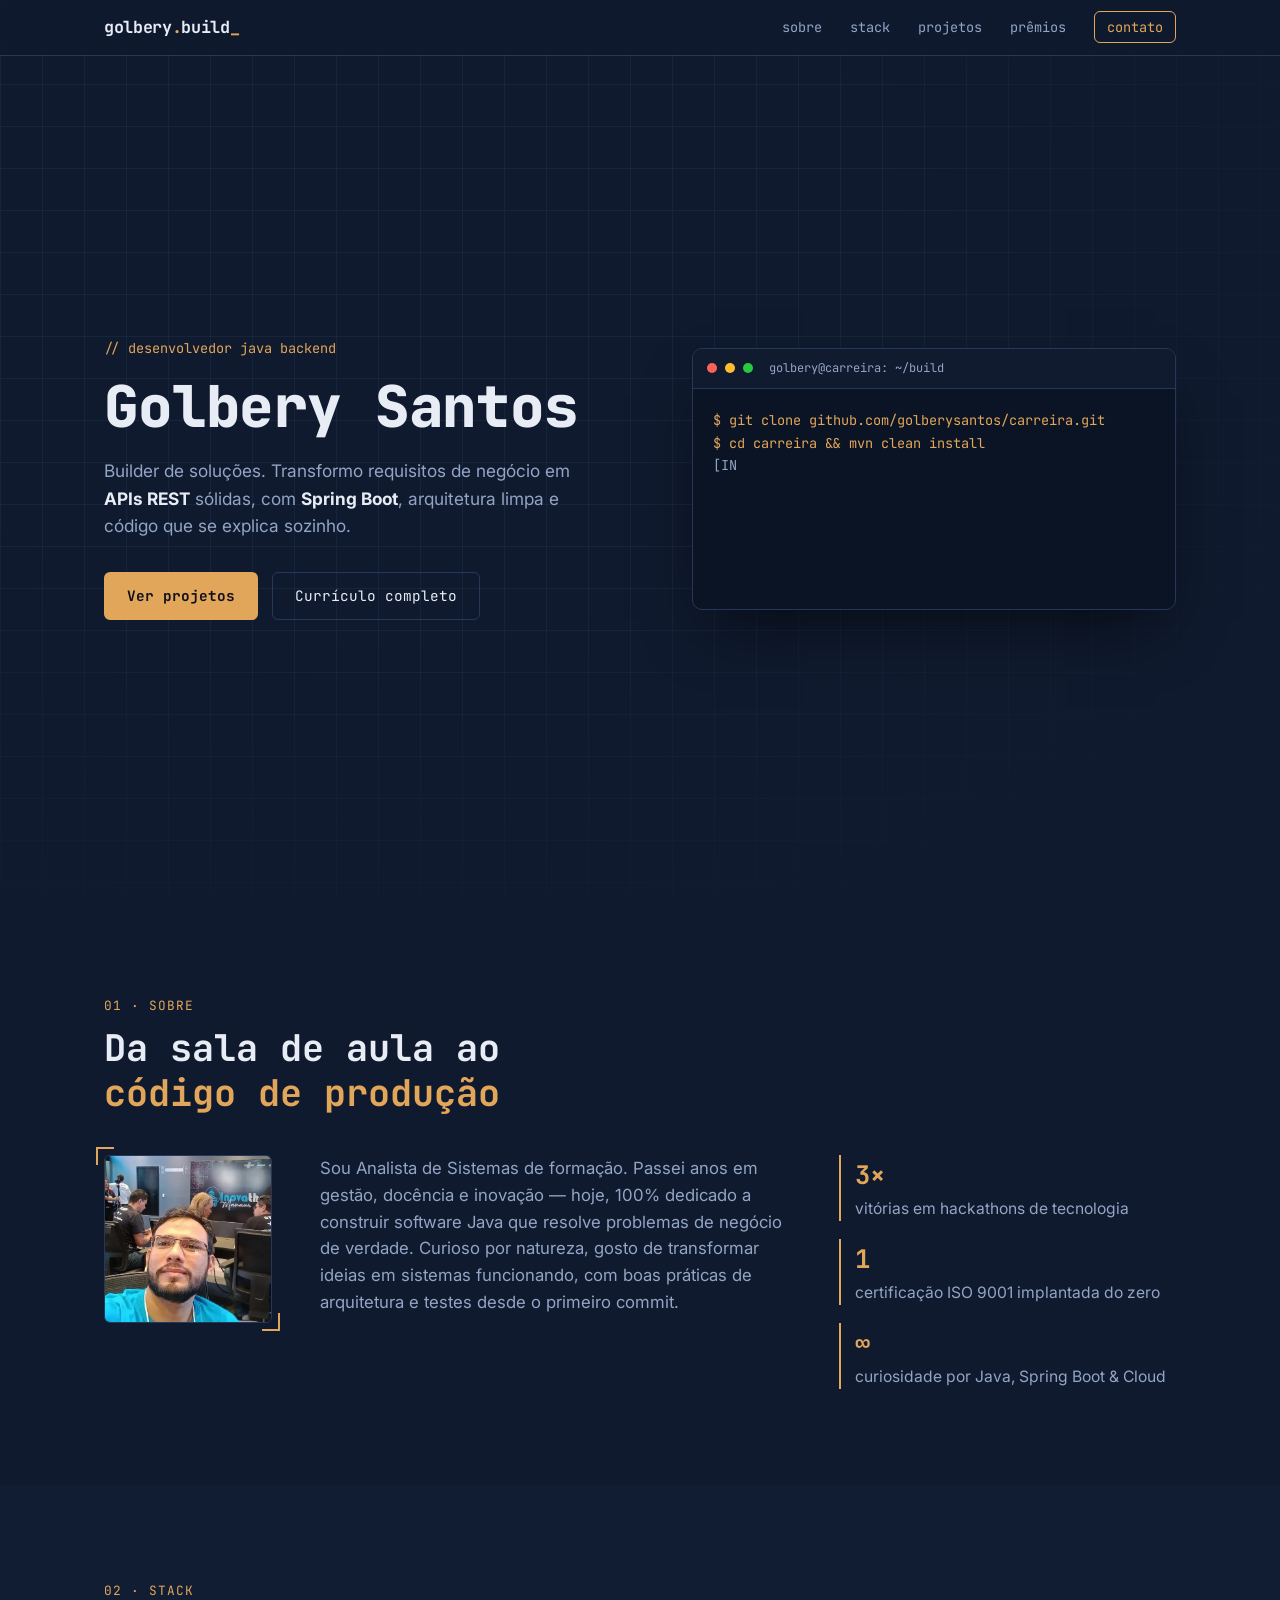
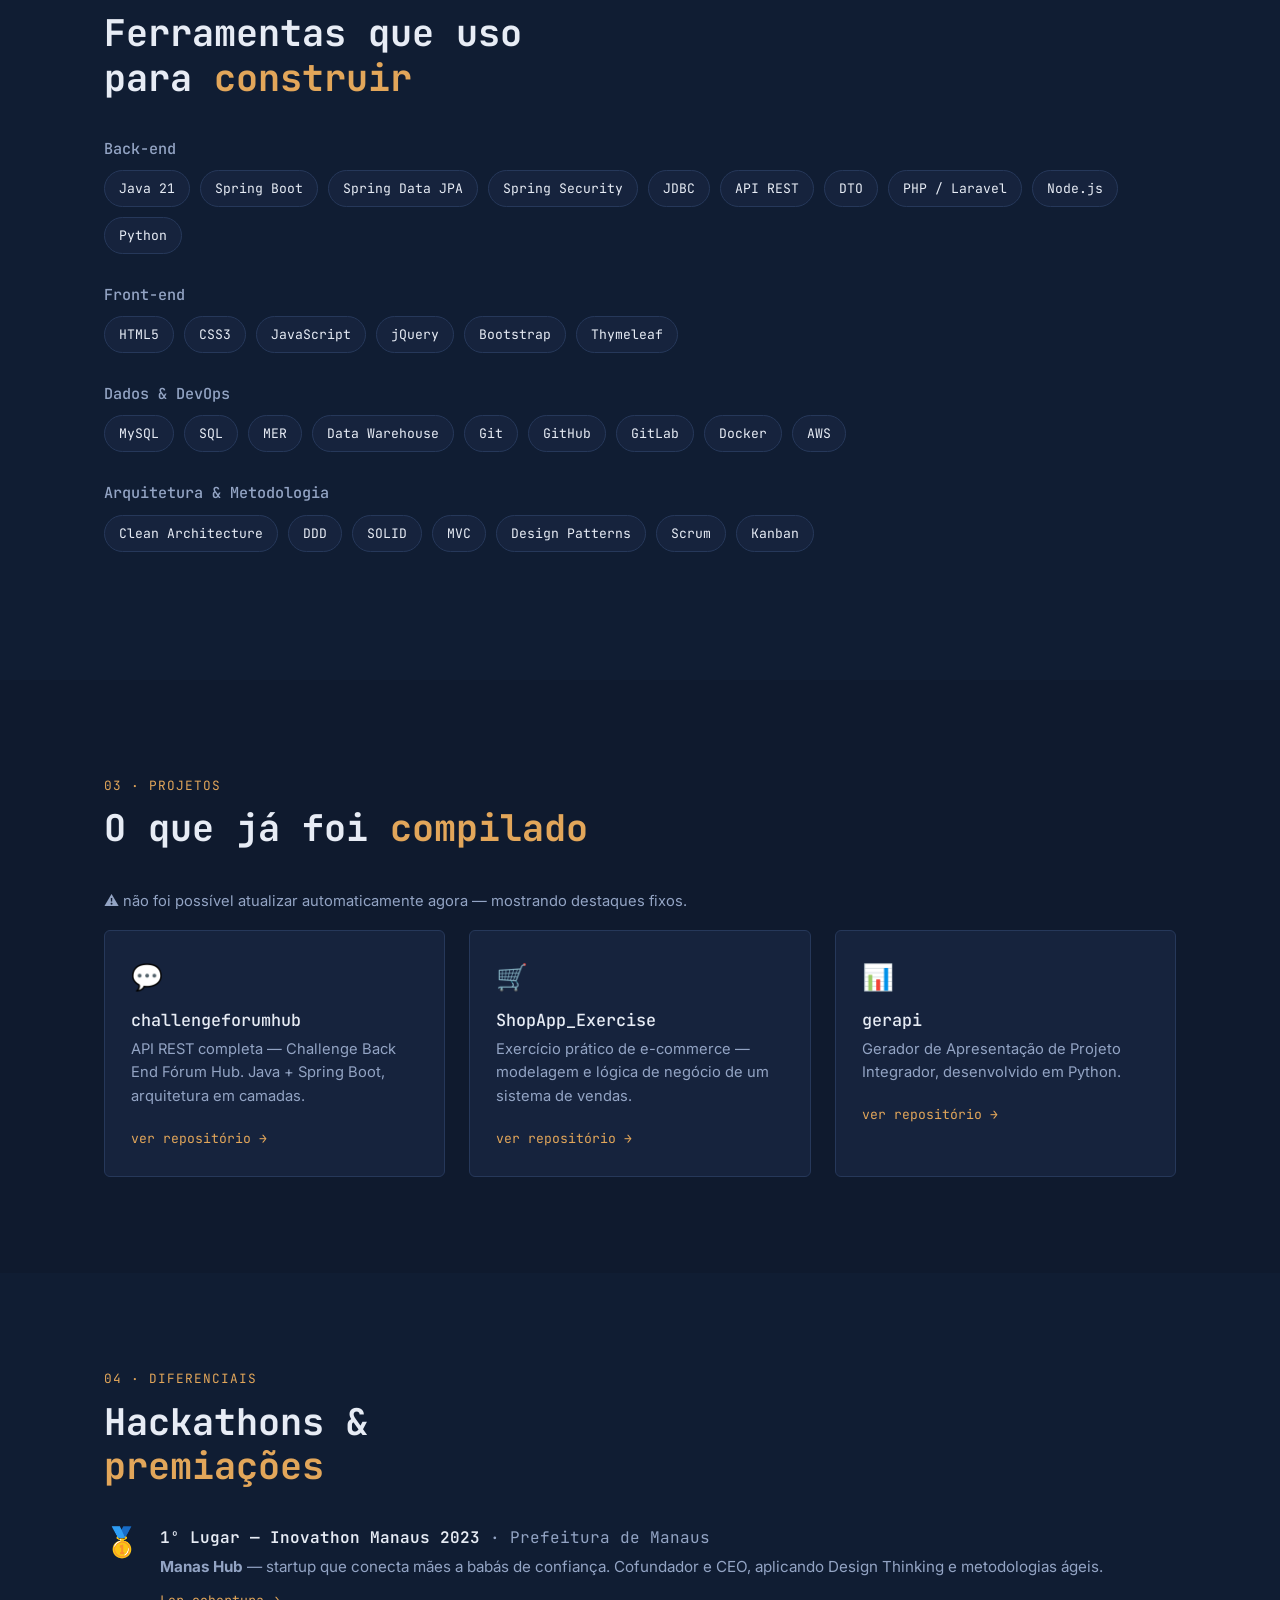
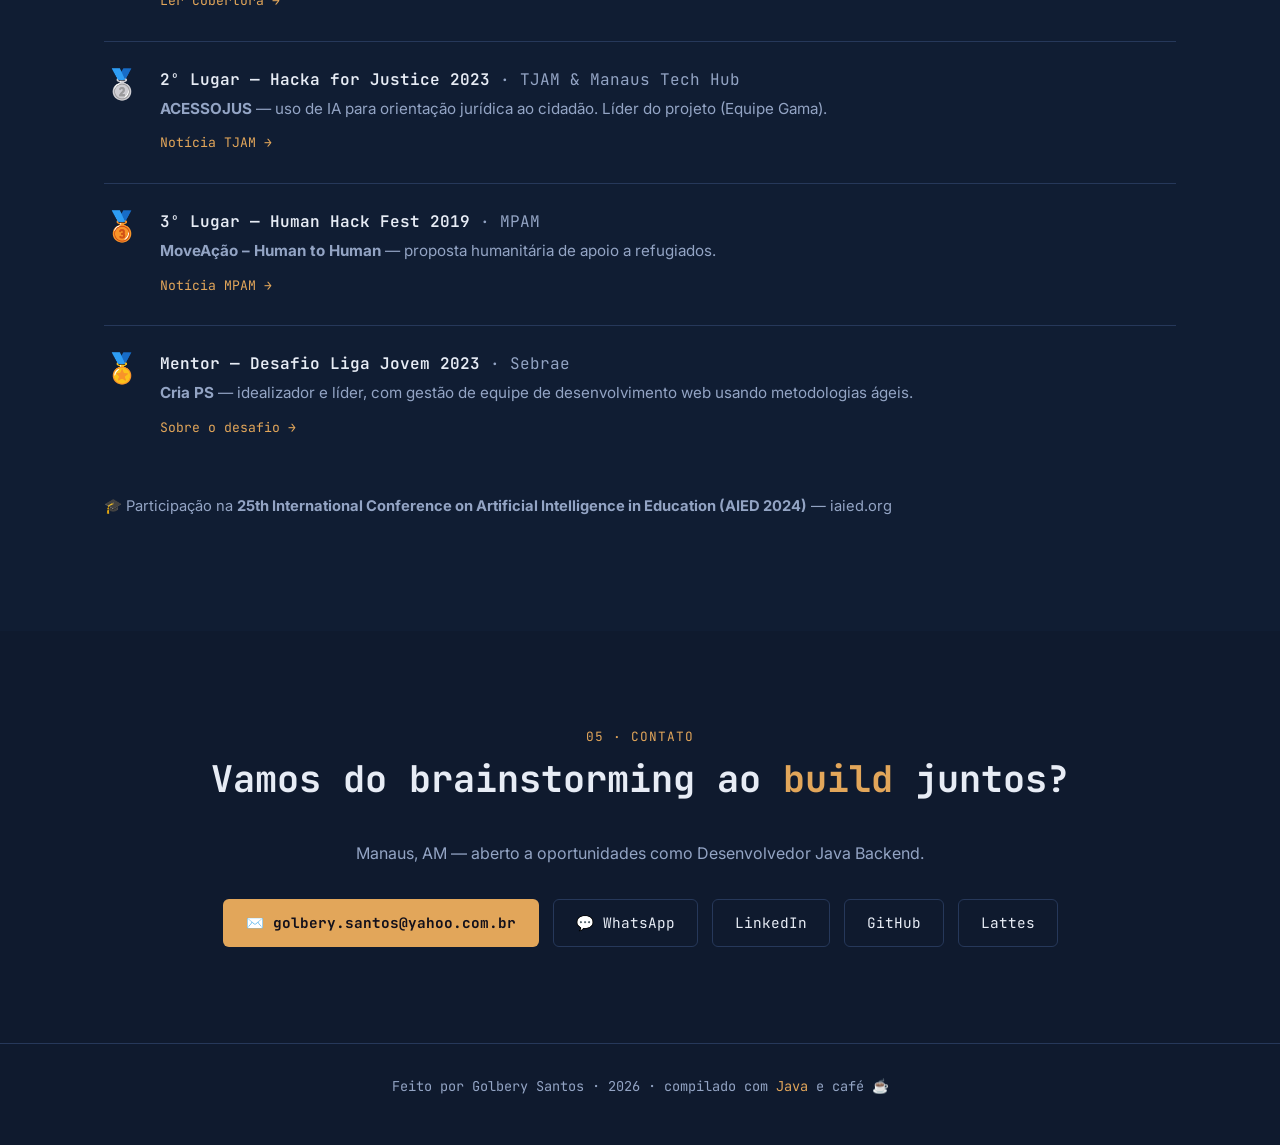
<file: index.html>
<!DOCTYPE html>
<html lang="pt-BR">
<head>
<meta charset="UTF-8">
<meta name="viewport" content="width=device-width, initial-scale=1.0">
<title>Golbery Santos — Desenvolvedor Java Backend</title>
<meta name="description" content="Portfólio de Golbery Santos, Desenvolvedor Java Backend. Spring Boot, APIs REST, Clean Architecture, DDD.">

<!-- Favicon -->
<link rel="icon" type="image/svg+xml" href="static/img/favicon.svg">
<link rel="icon" type="image/png" sizes="32x32" href="static/img/favicon-32.png">
<link rel="apple-touch-icon" href="static/img/apple-touch-icon.png">

<!-- Fonts -->
<link rel="preconnect" href="https://fonts.googleapis.com">
<link rel="preconnect" href="https://fonts.gstatic.com" crossorigin>
<link href="https://fonts.googleapis.com/css2?family=JetBrains+Mono:wght@400;500;700;800&family=Inter:wght@400;500;600;700&display=swap" rel="stylesheet">

<!-- Bootstrap (grid + utilities) -->
<link href="static/css/bootstrap/bootstrap.min.css" rel="stylesheet">

<!-- Estilo próprio -->
<link rel="stylesheet" href="static/css/style.css">
</head>
<body>

<!-- ===== NAV ===== -->
<nav class="site-nav" id="siteNav">
  <div class="nav-inner">
    <a href="#top" class="nav-brand">golbery<span class="dot">.</span>build<span class="cursor">_</span></a>
    <button type="button" class="nav-toggle" id="navToggle" aria-label="Abrir menu" aria-expanded="false" aria-controls="navLinks">
      <span></span><span></span><span></span>
    </button>
    <ul class="nav-links" id="navLinks">
      <li><a href="#sobre">sobre</a></li>
      <li><a href="#stack">stack</a></li>
      <li><a href="#projetos">projetos</a></li>
      <li><a href="#premios">prêmios</a></li>
      <li><a href="#contato" class="nav-cta">contato</a></li>
    </ul>
  </div>
</nav>

<!-- ===== HERO ===== -->
<header class="hero" id="top">
  <div class="blueprint-grid" aria-hidden="true"></div>
  <div class="container hero-inner">
    <div class="hero-text">
      <p class="eyebrow">// desenvolvedor java backend</p>
      <h1>Golbery Santos</h1>
      <p class="hero-sub">Builder de soluções. Transformo requisitos de negócio em <strong>APIs REST</strong> sólidas, com <strong>Spring Boot</strong>, arquitetura limpa e código que se explica sozinho.</p>
      <div class="hero-actions">
        <a href="#projetos" class="btn btn-accent">Ver projetos</a>
        <a href="curriculo.html" class="btn btn-outline">Currículo completo</a>
      </div>
    </div>

    <div class="terminal" role="img" aria-label="Terminal simulando o build do currículo de Golbery">
      <div class="terminal-bar">
        <span class="tdot r"></span><span class="tdot y"></span><span class="tdot g"></span>
        <span class="terminal-title">golbery@carreira: ~/build</span>
      </div>
      <div class="terminal-body" id="terminalBody"></div>
    </div>
  </div>
</header>

<main>

  <!-- ===== SOBRE ===== -->
  <section class="section" id="sobre">
    <div class="container">
      <p class="section-label">01 · sobre</p>
      <h2 class="section-title">Da sala de aula ao <span class="accent">código de produção</span></h2>
      <div class="about-grid">
        <div class="about-photo-wrap">
          <img src="static/img/perfilgolbery.jpg" alt="Foto de Golbery Santos" class="about-photo">
        </div>
        <p class="about-text">
          Sou Analista de Sistemas de formação. Passei anos em gestão, docência e inovação — hoje, 100% dedicado a construir software Java que resolve problemas de negócio de verdade. Curioso por natureza, gosto de transformar ideias em sistemas funcionando, com boas práticas de arquitetura e testes desde o primeiro commit.
        </p>
        <ul class="about-facts">
          <li><span class="fact-num">3×</span> vitórias em hackathons de tecnologia</li>
          <li><span class="fact-num">1</span> certificação ISO 9001 implantada do zero</li>
          <li><span class="fact-num">∞</span> curiosidade por Java, Spring Boot &amp; Cloud</li>
        </ul>
      </div>
    </div>
  </section>

  <!-- ===== STACK ===== -->
  <section class="section section-alt" id="stack">
    <div class="container">
      <p class="section-label">02 · stack</p>
      <h2 class="section-title">Ferramentas que uso para <span class="accent">construir</span></h2>

      <div class="stack-group">
        <h3>Back-end</h3>
        <div class="chip-row">
          <span class="chip">Java 21</span><span class="chip">Spring Boot</span><span class="chip">Spring Data JPA</span>
          <span class="chip">Spring Security</span><span class="chip">JDBC</span><span class="chip">API REST</span>
          <span class="chip">DTO</span><span class="chip">PHP / Laravel</span><span class="chip">Node.js</span><span class="chip">Python</span>
        </div>
      </div>
      <div class="stack-group">
        <h3>Front-end</h3>
        <div class="chip-row">
          <span class="chip">HTML5</span><span class="chip">CSS3</span><span class="chip">JavaScript</span>
          <span class="chip">jQuery</span><span class="chip">Bootstrap</span><span class="chip">Thymeleaf</span>
        </div>
      </div>
      <div class="stack-group">
        <h3>Dados &amp; DevOps</h3>
        <div class="chip-row">
          <span class="chip">MySQL</span><span class="chip">SQL</span><span class="chip">MER</span><span class="chip">Data Warehouse</span>
          <span class="chip">Git</span><span class="chip">GitHub</span><span class="chip">GitLab</span><span class="chip">Docker</span><span class="chip">AWS</span>
        </div>
      </div>
      <div class="stack-group">
        <h3>Arquitetura &amp; Metodologia</h3>
        <div class="chip-row">
          <span class="chip">Clean Architecture</span><span class="chip">DDD</span><span class="chip">SOLID</span>
          <span class="chip">MVC</span><span class="chip">Design Patterns</span><span class="chip">Scrum</span><span class="chip">Kanban</span>
        </div>
      </div>
    </div>
  </section>

  <!-- ===== PROJETOS ===== -->
  <section class="section" id="projetos">
    <div class="container">
      <p class="section-label">03 · projetos</p>
      <h2 class="section-title">O que já foi <span class="accent">compilado</span></h2>
      <p class="section-note" id="projectsStatus">🔄 carregando repositórios direto do GitHub…</p>

      <div class="row g-4" id="projectsGrid">
        <div class="col-md-4">
          <a class="project-card" href="https://github.com/golberysantos/challengeforumhub" target="_blank" rel="noopener">
            <span class="project-icon">💬</span>
            <h3>challengeforumhub</h3>
            <p>API REST completa — Challenge Back End Fórum Hub. Java + Spring Boot, arquitetura em camadas.</p>
            <span class="project-link">ver repositório →</span>
          </a>
        </div>
        <div class="col-md-4">
          <a class="project-card" href="https://github.com/golberysantos/ShopApp_Exercise" target="_blank" rel="noopener">
            <span class="project-icon">🛒</span>
            <h3>ShopApp_Exercise</h3>
            <p>Exercício prático de e-commerce — modelagem e lógica de negócio de um sistema de vendas.</p>
            <span class="project-link">ver repositório →</span>
          </a>
        </div>
        <div class="col-md-4">
          <a class="project-card" href="https://github.com/golberysantos/gerapi" target="_blank" rel="noopener">
            <span class="project-icon">📊</span>
            <h3>gerapi</h3>
            <p>Gerador de Apresentação de Projeto Integrador, desenvolvido em Python.</p>
            <span class="project-link">ver repositório →</span>
          </a>
        </div>
      </div>
    </div>
  </section>

  <!-- ===== PRÊMIOS ===== -->
  <section class="section section-alt" id="premios">
    <div class="container">
      <p class="section-label">04 · diferenciais</p>
      <h2 class="section-title">Hackathons &amp; <span class="accent">premiações</span></h2>

      <div class="awards">
        <div class="award">
          <span class="medal">🥇</span>
          <div>
            <h3>1º Lugar — Inovathon Manaus 2023 <span class="award-org">· Prefeitura de Manaus</span></h3>
            <p><strong>Manas Hub</strong> — startup que conecta mães a babás de confiança. Cofundador e CEO, aplicando Design Thinking e metodologias ágeis.</p>
            <a href="https://www.portalmarcossantos.com.br/2023/07/24/app-de-babas-vence-inovathon-manaus-2023/" target="_blank" rel="noopener">Ler cobertura →</a>
          </div>
        </div>
        <div class="award">
          <span class="medal">🥈</span>
          <div>
            <h3>2º Lugar — Hacka for Justice 2023 <span class="award-org">· TJAM &amp; Manaus Tech Hub</span></h3>
            <p><strong>ACESSOJUS</strong> — uso de IA para orientação jurídica ao cidadão. Líder do projeto (Equipe Gama).</p>
            <a href="https://www.tjam.jus.br/index.php/menu/sala-de-imprensa/9443-tjam-faz-entrega-de-premiacoes-do-hackaton-a-equipes-vencedoras-de-maratona-tecnologica-realizada-no-projeto-trilha-da-inovacao" target="_blank" rel="noopener">Notícia TJAM →</a>
          </div>
        </div>
        <div class="award">
          <span class="medal">🥉</span>
          <div>
            <h3>3º Lugar — Human Hack Fest 2019 <span class="award-org">· MPAM</span></h3>
            <p><strong>MoveAção – Human to Human</strong> — proposta humanitária de apoio a refugiados.</p>
            <a href="https://mpam.mp.br/comunicacao/noticias/mpam-encerra-human-hack-fest-2019-com-propostas-humanitarias-para-refugiados" target="_blank" rel="noopener">Notícia MPAM →</a>
          </div>
        </div>
        <div class="award">
          <span class="medal">🏅</span>
          <div>
            <h3>Mentor — Desafio Liga Jovem 2023 <span class="award-org">· Sebrae</span></h3>
            <p><strong>Cria PS</strong> — idealizador e líder, com gestão de equipe de desenvolvimento web usando metodologias ágeis.</p>
            <a href="https://www.desafioligajovem.com.br/edicao-2023/" target="_blank" rel="noopener">Sobre o desafio →</a>
          </div>
        </div>
      </div>

      <p class="section-note">🎓 Participação na <strong>25th International Conference on Artificial Intelligence in Education (AIED 2024)</strong> — <a href="https://iaied.org/" target="_blank" rel="noopener">iaied.org</a></p>
    </div>
  </section>

  <!-- ===== CONTATO ===== -->
  <section class="section contact" id="contato">
    <div class="container">
      <p class="section-label">05 · contato</p>
      <h2 class="section-title">Vamos do brainstorming ao <span class="accent">build</span> juntos?</h2>
      <p class="contact-sub">Manaus, AM — aberto a oportunidades como Desenvolvedor Java Backend.</p>
      <div class="contact-links">
        <a href="mailto:golbery.santos@yahoo.com.br" class="btn btn-accent">✉️ golbery.santos@yahoo.com.br</a>
        <a href="https://wa.me/5592991147485" target="_blank" rel="noopener" class="btn btn-outline">💬 WhatsApp</a>
        <a href="https://www.linkedin.com/in/golbery" target="_blank" rel="noopener" class="btn btn-outline">LinkedIn</a>
        <a href="https://github.com/golberysantos" target="_blank" rel="noopener" class="btn btn-outline">GitHub</a>
        <a href="http://lattes.cnpq.br/4342537559814310" target="_blank" rel="noopener" class="btn btn-outline">Lattes</a>
      </div>
    </div>
  </section>

</main>

<footer class="site-footer">
  <p>Feito por Golbery Santos &middot; <span id="year"></span> &middot; compilado com <span class="accent">Java</span> e café ☕</p>
</footer>

<script src="static/js/bootstrap/bootstrap.bundle.min.js"></script>
<script src="static/js/main.js"></script>
</body>
</html>
</file>
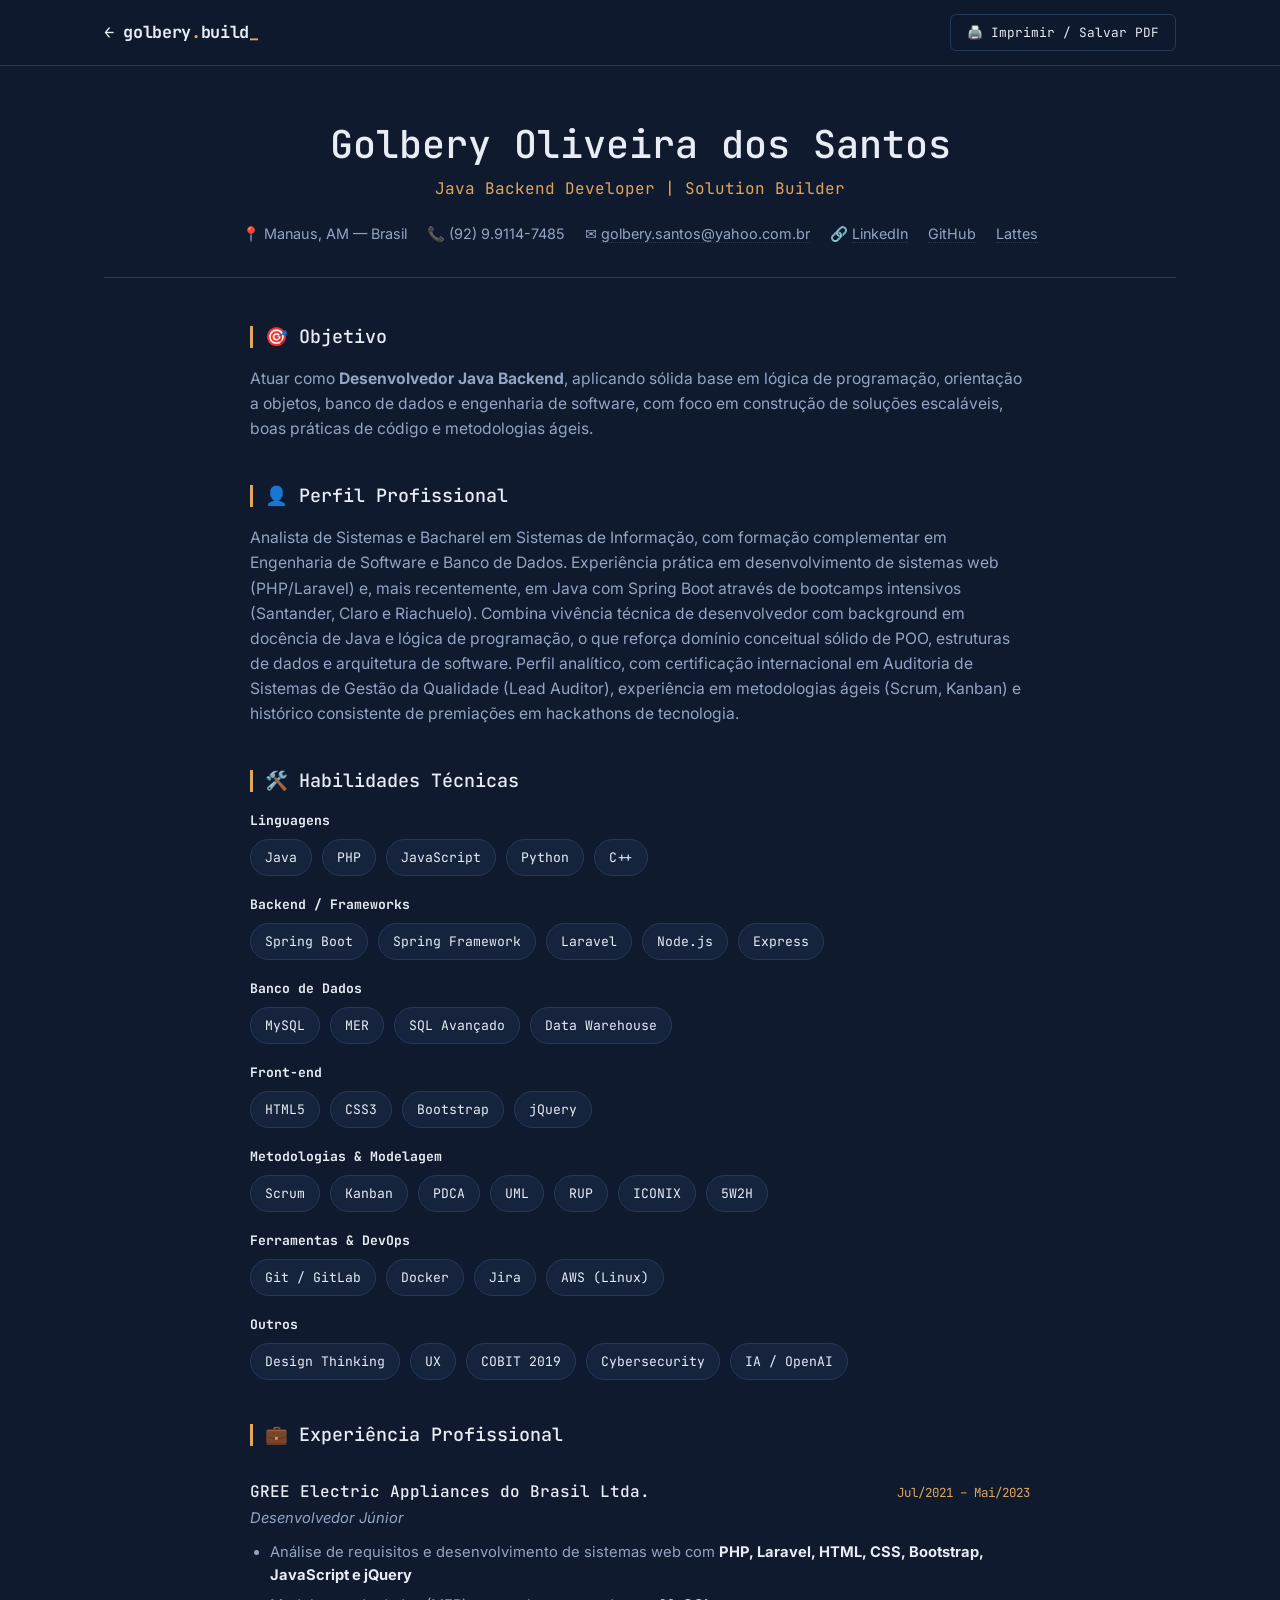
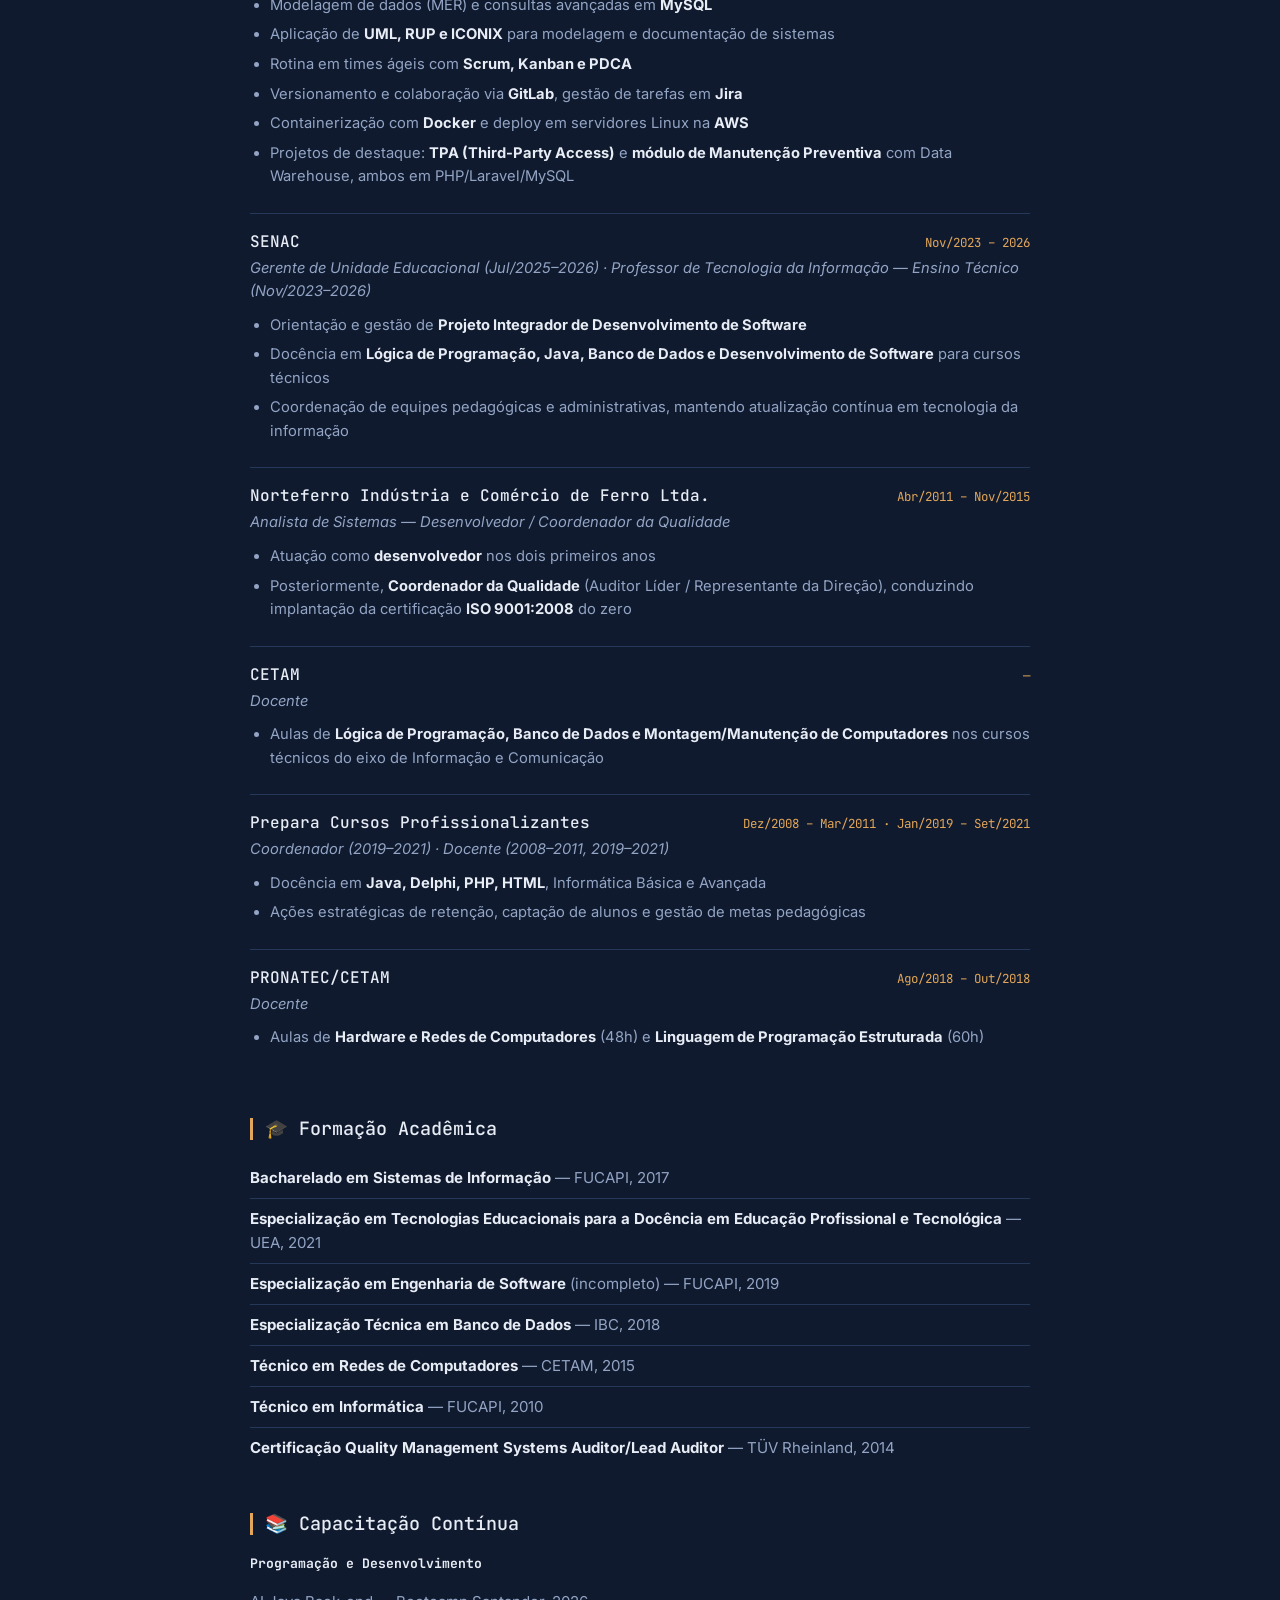
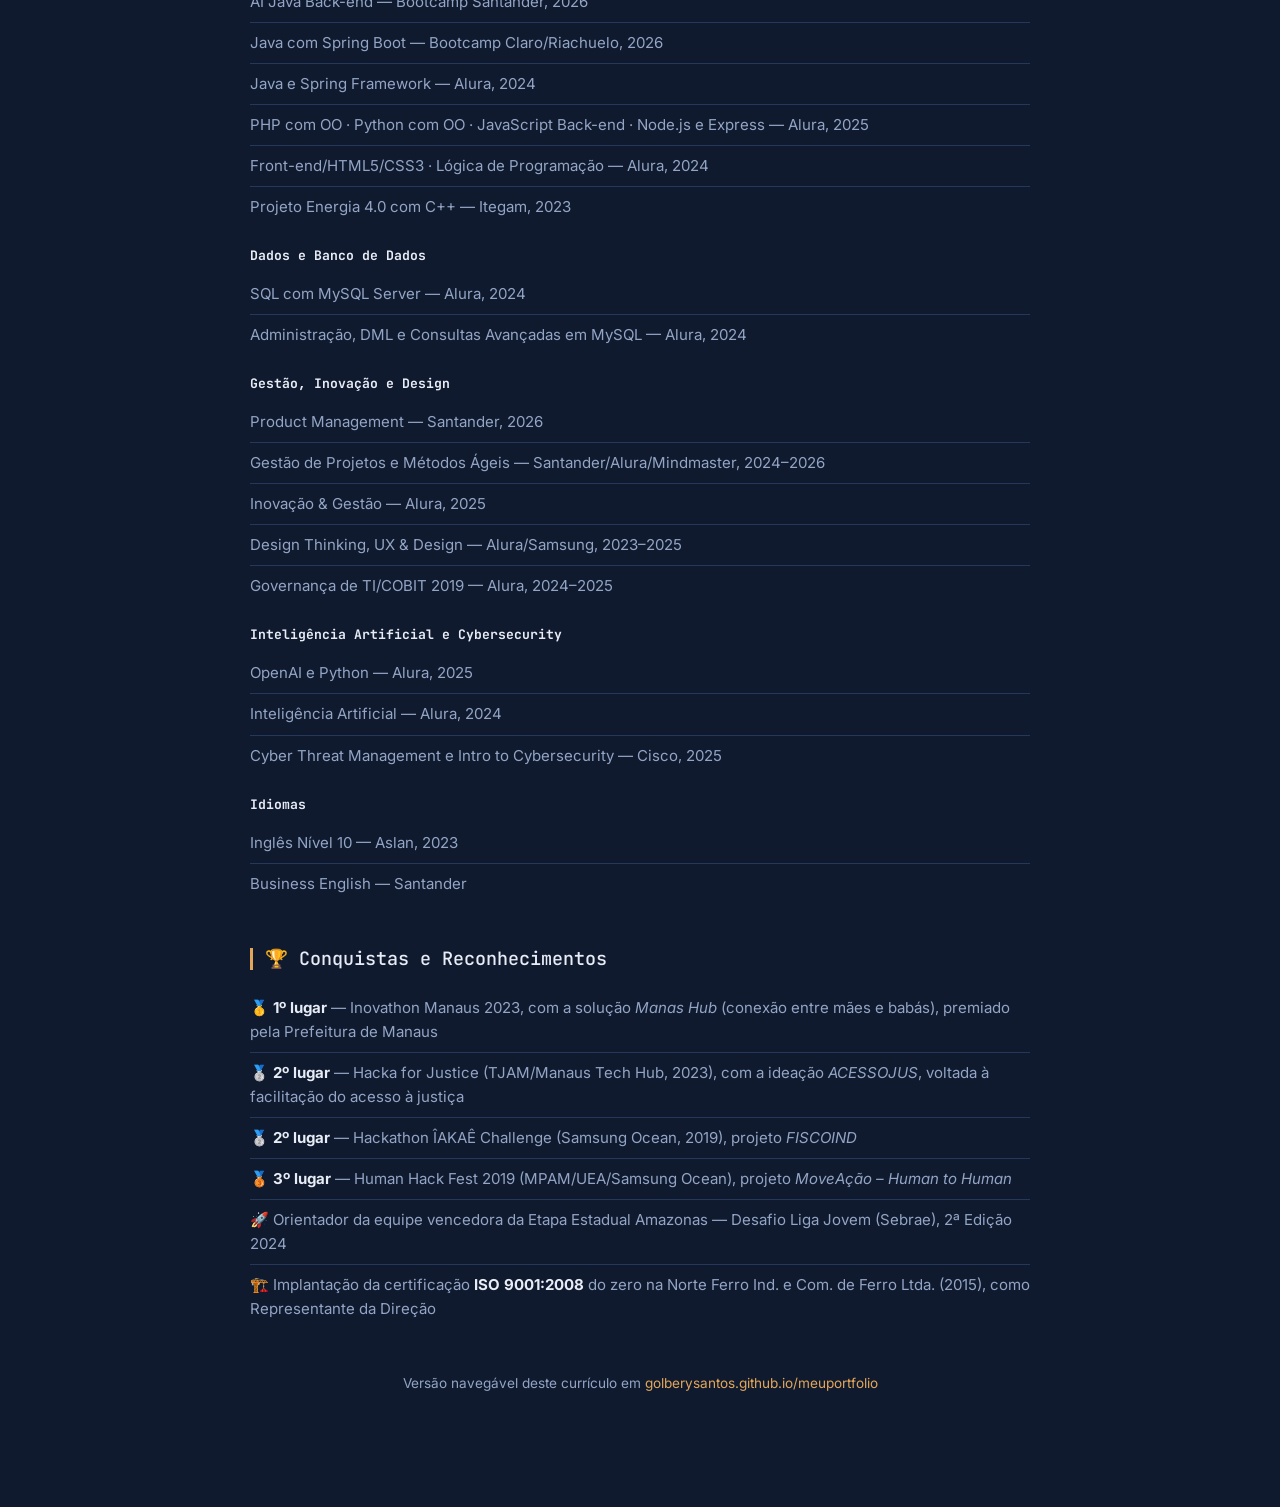
<file: curriculo.html>
<!DOCTYPE html>
<html lang="pt-BR">
<head>
<meta charset="UTF-8">
<meta name="viewport" content="width=device-width, initial-scale=1.0">
<title>Golbery Santos — Currículo</title>
<meta name="description" content="Currículo de Golbery Santos, Desenvolvedor Java Backend.">

<!-- Favicon -->
<link rel="icon" type="image/svg+xml" href="static/img/favicon.svg">
<link rel="icon" type="image/png" sizes="32x32" href="static/img/favicon-32.png">
<link rel="apple-touch-icon" href="static/img/apple-touch-icon.png">

<!-- Fonts -->
<link rel="preconnect" href="https://fonts.googleapis.com">
<link rel="preconnect" href="https://fonts.gstatic.com" crossorigin>
<link href="https://fonts.googleapis.com/css2?family=JetBrains+Mono:wght@400;500;700;800&family=Inter:wght@400;500;600;700&display=swap" rel="stylesheet">

<!-- Bootstrap (grid + utilities) -->
<link href="static/css/bootstrap/bootstrap.min.css" rel="stylesheet">

<!-- Estilo compartilhado do site + estilo específico desta página -->
<link rel="stylesheet" href="static/css/style.css">
<link rel="stylesheet" href="static/css/curriculo.css">
</head>
<body class="cv-page">

<!-- ===== BARRA SUPERIOR (não imprime) ===== -->
<nav class="cv-topbar no-print">
  <div class="container cv-topbar-inner">
    <a href="index.html" class="nav-brand">← golbery<span class="dot">.</span>build<span class="cursor">_</span></a>
    <button type="button" class="btn btn-outline btn-sm" onclick="window.print()">🖨️ Imprimir / Salvar PDF</button>
  </div>
</nav>

<main class="cv-sheet">
  <div class="container">

    <!-- ===== CABEÇALHO ===== -->
    <header class="cv-header">
      <h1>Golbery Oliveira dos Santos</h1>
      <p class="cv-role">Java Backend Developer | Solution Builder</p>
      <ul class="cv-contact">
        <li>📍 Manaus, AM — Brasil</li>
        <li>📞 (92) 9.9114-7485</li>
        <li>✉️ <a href="mailto:golbery.santos@yahoo.com.br">golbery.santos@yahoo.com.br</a></li>
        <li>🔗 <a href="https://www.linkedin.com/in/golbery" target="_blank" rel="noopener">LinkedIn</a></li>
        <li><a href="https://github.com/golberysantos" target="_blank" rel="noopener">GitHub</a></li>
        <li><a href="http://lattes.cnpq.br/4342537559814310" target="_blank" rel="noopener">Lattes</a></li>
      </ul>
    </header>

    <!-- ===== OBJETIVO ===== -->
    <section class="cv-section">
      <h2>🎯 Objetivo</h2>
      <p>Atuar como <strong>Desenvolvedor Java Backend</strong>, aplicando sólida base em lógica de programação, orientação a objetos, banco de dados e engenharia de software, com foco em construção de soluções escaláveis, boas práticas de código e metodologias ágeis.</p>
    </section>

    <!-- ===== PERFIL ===== -->
    <section class="cv-section">
      <h2>👤 Perfil Profissional</h2>
      <p>Analista de Sistemas e Bacharel em Sistemas de Informação, com formação complementar em Engenharia de Software e Banco de Dados. Experiência prática em desenvolvimento de sistemas web (PHP/Laravel) e, mais recentemente, em Java com Spring Boot através de bootcamps intensivos (Santander, Claro e Riachuelo). Combina vivência técnica de desenvolvedor com background em docência de Java e lógica de programação, o que reforça domínio conceitual sólido de POO, estruturas de dados e arquitetura de software. Perfil analítico, com certificação internacional em Auditoria de Sistemas de Gestão da Qualidade (Lead Auditor), experiência em metodologias ágeis (Scrum, Kanban) e histórico consistente de premiações em hackathons de tecnologia.</p>
    </section>

    <!-- ===== HABILIDADES ===== -->
    <section class="cv-section">
      <h2>🛠️ Habilidades Técnicas</h2>

      <div class="cv-skill-row">
        <span class="cv-skill-label">Linguagens</span>
        <div class="chip-row">
          <span class="chip">Java</span><span class="chip">PHP</span><span class="chip">JavaScript</span>
          <span class="chip">Python</span><span class="chip">C++</span>
        </div>
      </div>
      <div class="cv-skill-row">
        <span class="cv-skill-label">Backend / Frameworks</span>
        <div class="chip-row">
          <span class="chip">Spring Boot</span><span class="chip">Spring Framework</span><span class="chip">Laravel</span>
          <span class="chip">Node.js</span><span class="chip">Express</span>
        </div>
      </div>
      <div class="cv-skill-row">
        <span class="cv-skill-label">Banco de Dados</span>
        <div class="chip-row">
          <span class="chip">MySQL</span><span class="chip">MER</span><span class="chip">SQL Avançado</span><span class="chip">Data Warehouse</span>
        </div>
      </div>
      <div class="cv-skill-row">
        <span class="cv-skill-label">Front-end</span>
        <div class="chip-row">
          <span class="chip">HTML5</span><span class="chip">CSS3</span><span class="chip">Bootstrap</span><span class="chip">jQuery</span>
        </div>
      </div>
      <div class="cv-skill-row">
        <span class="cv-skill-label">Metodologias & Modelagem</span>
        <div class="chip-row">
          <span class="chip">Scrum</span><span class="chip">Kanban</span><span class="chip">PDCA</span><span class="chip">UML</span>
          <span class="chip">RUP</span><span class="chip">ICONIX</span><span class="chip">5W2H</span>
        </div>
      </div>
      <div class="cv-skill-row">
        <span class="cv-skill-label">Ferramentas & DevOps</span>
        <div class="chip-row">
          <span class="chip">Git / GitLab</span><span class="chip">Docker</span><span class="chip">Jira</span><span class="chip">AWS (Linux)</span>
        </div>
      </div>
      <div class="cv-skill-row">
        <span class="cv-skill-label">Outros</span>
        <div class="chip-row">
          <span class="chip">Design Thinking</span><span class="chip">UX</span><span class="chip">COBIT 2019</span>
          <span class="chip">Cybersecurity</span><span class="chip">IA / OpenAI</span>
        </div>
      </div>
    </section>

    <!-- ===== EXPERIÊNCIA ===== -->
    <section class="cv-section">
      <h2>💼 Experiência Profissional</h2>

      <div class="cv-entry">
        <div class="cv-entry-head">
          <h3>GREE Electric Appliances do Brasil Ltda.</h3>
          <span class="cv-period">Jul/2021 – Mai/2023</span>
        </div>
        <p class="cv-entry-role">Desenvolvedor Júnior</p>
        <ul>
          <li>Análise de requisitos e desenvolvimento de sistemas web com <strong>PHP, Laravel, HTML, CSS, Bootstrap, JavaScript e jQuery</strong></li>
          <li>Modelagem de dados (MER) e consultas avançadas em <strong>MySQL</strong></li>
          <li>Aplicação de <strong>UML, RUP e ICONIX</strong> para modelagem e documentação de sistemas</li>
          <li>Rotina em times ágeis com <strong>Scrum, Kanban e PDCA</strong></li>
          <li>Versionamento e colaboração via <strong>GitLab</strong>, gestão de tarefas em <strong>Jira</strong></li>
          <li>Containerização com <strong>Docker</strong> e deploy em servidores Linux na <strong>AWS</strong></li>
          <li>Projetos de destaque: <strong>TPA (Third-Party Access)</strong> e <strong>módulo de Manutenção Preventiva</strong> com Data Warehouse, ambos em PHP/Laravel/MySQL</li>
        </ul>
      </div>

      <div class="cv-entry">
        <div class="cv-entry-head">
          <h3>SENAC</h3>
          <span class="cv-period">Nov/2023 – 2026</span>
        </div>
        <p class="cv-entry-role">Gerente de Unidade Educacional (Jul/2025–2026) · Professor de Tecnologia da Informação — Ensino Técnico (Nov/2023–2026)</p>
        <ul>
          <li>Orientação e gestão de <strong>Projeto Integrador de Desenvolvimento de Software</strong></li>
          <li>Docência em <strong>Lógica de Programação, Java, Banco de Dados e Desenvolvimento de Software</strong> para cursos técnicos</li>
          <li>Coordenação de equipes pedagógicas e administrativas, mantendo atualização contínua em tecnologia da informação</li>
        </ul>
      </div>

      <div class="cv-entry">
        <div class="cv-entry-head">
          <h3>Norteferro Indústria e Comércio de Ferro Ltda.</h3>
          <span class="cv-period">Abr/2011 – Nov/2015</span>
        </div>
        <p class="cv-entry-role">Analista de Sistemas — Desenvolvedor / Coordenador da Qualidade</p>
        <ul>
          <li>Atuação como <strong>desenvolvedor</strong> nos dois primeiros anos</li>
          <li>Posteriormente, <strong>Coordenador da Qualidade</strong> (Auditor Líder / Representante da Direção), conduzindo implantação da certificação <strong>ISO 9001:2008</strong> do zero</li>
        </ul>
      </div>

      <div class="cv-entry">
        <div class="cv-entry-head">
          <h3>CETAM</h3>
          <span class="cv-period">—</span>
        </div>
        <p class="cv-entry-role">Docente</p>
        <ul>
          <li>Aulas de <strong>Lógica de Programação, Banco de Dados e Montagem/Manutenção de Computadores</strong> nos cursos técnicos do eixo de Informação e Comunicação</li>
        </ul>
      </div>

      <div class="cv-entry">
        <div class="cv-entry-head">
          <h3>Prepara Cursos Profissionalizantes</h3>
          <span class="cv-period">Dez/2008 – Mar/2011 · Jan/2019 – Set/2021</span>
        </div>
        <p class="cv-entry-role">Coordenador (2019–2021) · Docente (2008–2011, 2019–2021)</p>
        <ul>
          <li>Docência em <strong>Java, Delphi, PHP, HTML</strong>, Informática Básica e Avançada</li>
          <li>Ações estratégicas de retenção, captação de alunos e gestão de metas pedagógicas</li>
        </ul>
      </div>

      <div class="cv-entry">
        <div class="cv-entry-head">
          <h3>PRONATEC/CETAM</h3>
          <span class="cv-period">Ago/2018 – Out/2018</span>
        </div>
        <p class="cv-entry-role">Docente</p>
        <ul>
          <li>Aulas de <strong>Hardware e Redes de Computadores</strong> (48h) e <strong>Linguagem de Programação Estruturada</strong> (60h)</li>
        </ul>
      </div>
    </section>

    <!-- ===== FORMAÇÃO ===== -->
    <section class="cv-section">
      <h2>🎓 Formação Acadêmica</h2>
      <ul class="cv-list">
        <li><strong>Bacharelado em Sistemas de Informação</strong> — FUCAPI, 2017</li>
        <li><strong>Especialização em Tecnologias Educacionais para a Docência em Educação Profissional e Tecnológica</strong> — UEA, 2021</li>
        <li><strong>Especialização em Engenharia de Software</strong> (incompleto) — FUCAPI, 2019</li>
        <li><strong>Especialização Técnica em Banco de Dados</strong> — IBC, 2018</li>
        <li><strong>Técnico em Redes de Computadores</strong> — CETAM, 2015</li>
        <li><strong>Técnico em Informática</strong> — FUCAPI, 2010</li>
        <li><strong>Certificação Quality Management Systems Auditor/Lead Auditor</strong> — TÜV Rheinland, 2014</li>
      </ul>
    </section>

    <!-- ===== CAPACITAÇÃO CONTÍNUA ===== -->
    <section class="cv-section">
      <h2>📚 Capacitação Contínua</h2>

      <div class="cv-skill-row">
        <span class="cv-skill-label">Programação e Desenvolvimento</span>
        <ul class="cv-list">
          <li>AI Java Back-end — Bootcamp Santander, 2026</li>
          <li>Java com Spring Boot — Bootcamp Claro/Riachuelo, 2026</li>
          <li>Java e Spring Framework — Alura, 2024</li>
          <li>PHP com OO · Python com OO · JavaScript Back-end · Node.js e Express — Alura, 2025</li>
          <li>Front-end/HTML5/CSS3 · Lógica de Programação — Alura, 2024</li>
          <li>Projeto Energia 4.0 com C++ — Itegam, 2023</li>
        </ul>
      </div>
      <div class="cv-skill-row">
        <span class="cv-skill-label">Dados e Banco de Dados</span>
        <ul class="cv-list">
          <li>SQL com MySQL Server — Alura, 2024</li>
          <li>Administração, DML e Consultas Avançadas em MySQL — Alura, 2024</li>
        </ul>
      </div>
      <div class="cv-skill-row">
        <span class="cv-skill-label">Gestão, Inovação e Design</span>
        <ul class="cv-list">
          <li>Product Management — Santander, 2026</li>
          <li>Gestão de Projetos e Métodos Ágeis — Santander/Alura/Mindmaster, 2024–2026</li>
          <li>Inovação & Gestão — Alura, 2025</li>
          <li>Design Thinking, UX & Design — Alura/Samsung, 2023–2025</li>
          <li>Governança de TI/COBIT 2019 — Alura, 2024–2025</li>
        </ul>
      </div>
      <div class="cv-skill-row">
        <span class="cv-skill-label">Inteligência Artificial e Cybersecurity</span>
        <ul class="cv-list">
          <li>OpenAI e Python — Alura, 2025</li>
          <li>Inteligência Artificial — Alura, 2024</li>
          <li>Cyber Threat Management e Intro to Cybersecurity — Cisco, 2025</li>
        </ul>
      </div>
      <div class="cv-skill-row">
        <span class="cv-skill-label">Idiomas</span>
        <ul class="cv-list">
          <li>Inglês Nível 10 — Aslan, 2023</li>
          <li>Business English — Santander</li>
        </ul>
      </div>
    </section>

    <!-- ===== CONQUISTAS ===== -->
    <section class="cv-section">
      <h2>🏆 Conquistas e Reconhecimentos</h2>
      <ul class="cv-list">
        <li>🥇 <strong>1º lugar</strong> — Inovathon Manaus 2023, com a solução <em>Manas Hub</em> (conexão entre mães e babás), premiado pela Prefeitura de Manaus</li>
        <li>🥈 <strong>2º lugar</strong> — Hacka for Justice (TJAM/Manaus Tech Hub, 2023), com a ideação <em>ACESSOJUS</em>, voltada à facilitação do acesso à justiça</li>
        <li>🥈 <strong>2º lugar</strong> — Hackathon ÎAKAÊ Challenge (Samsung Ocean, 2019), projeto <em>FISCOIND</em></li>
        <li>🥉 <strong>3º lugar</strong> — Human Hack Fest 2019 (MPAM/UEA/Samsung Ocean), projeto <em>MoveAção – Human to Human</em></li>
        <li>🚀 Orientador da equipe vencedora da Etapa Estadual Amazonas — Desafio Liga Jovem (Sebrae), 2ª Edição 2024</li>
        <li>🏗️ Implantação da certificação <strong>ISO 9001:2008</strong> do zero na Norte Ferro Ind. e Com. de Ferro Ltda. (2015), como Representante da Direção</li>
      </ul>
    </section>

    <footer class="cv-footer no-print">
      <p>Versão navegável deste currículo em <a href="index.html">golberysantos.github.io/meuportfolio</a></p>
    </footer>

  </div>
</main>

</body>
</html>
</file>
<file: static/css/style.css>
/* ===================================================
   GOLBERY.BUILD — design tokens
   Conceito: planta de arquitetura (blueprint) + terminal de build
   =================================================== */
:root{
  --bg: #0F1A2E;
  --bg-alt: #101d33;
  --card: #16233D;
  --card-border: #26385A;
  --grid-line: rgba(122, 162, 255, 0.07);
  --text: #E7ECF5;
  --text-muted: #93A4C4;
  --accent: #E2A65A;
  --accent-strong: #F0B96E;
  --accent-soft: rgba(226, 166, 90, 0.14);
  --mint: #6FCF97;
  --font-display: 'JetBrains Mono', ui-monospace, monospace;
  --font-body: 'Inter', system-ui, sans-serif;
  --radius: 6px;
}

*{ box-sizing: border-box; }

html{ scroll-behavior: smooth; }

body{
  background: var(--bg);
  color: var(--text);
  font-family: var(--font-body);
  margin: 0;
  line-height: 1.6;
}

.container{
  max-width: 1120px;
  margin: 0 auto;
  padding: 0 24px;
}

a{ color: inherit; text-decoration: none; }

.accent{ color: var(--accent); }

/* ============ NAV ============ */
.site-nav{
  position: fixed;
  top: 0; left: 0; right: 0;
  z-index: 100;
  background: rgba(15, 26, 46, 0.85);
  backdrop-filter: blur(10px);
  border-bottom: 1px solid var(--card-border);
}
.nav-inner{
  max-width: 1120px;
  margin: 0 auto;
  padding: 14px 24px;
  display: flex;
  align-items: center;
  justify-content: space-between;
}
.nav-brand{
  font-family: var(--font-display);
  font-weight: 700;
  font-size: 1.05rem;
  letter-spacing: -0.02em;
}
.nav-brand .dot{ color: var(--accent); }
.cursor{
  color: var(--accent);
  animation: blink 1.1s steps(2) infinite;
}
@keyframes blink{ 50%{ opacity: 0; } }

.nav-links{
  display: flex;
  gap: 28px;
  list-style: none;
  margin: 0; padding: 0;
  font-family: var(--font-display);
  font-size: 0.85rem;
  align-items: center;
}
.nav-links a{ color: var(--text-muted); transition: color .15s; }
.nav-links a:hover, .nav-links a:focus-visible{ color: var(--accent); }
.nav-cta{
  border: 1px solid var(--accent);
  border-radius: var(--radius);
  padding: 6px 12px !important;
  color: var(--accent) !important;
}
.nav-cta:hover{ background: var(--accent-soft); }

.nav-toggle{
  display: none;
  flex-direction: column;
  gap: 5px;
  background: none;
  border: none;
  cursor: pointer;
  padding: 6px;
}
.nav-toggle span{
  width: 22px; height: 2px; background: var(--text);
}

/* ============ HERO ============ */
.hero{
  position: relative;
  min-height: 100vh;
  display: flex;
  align-items: center;
  padding-top: 90px;
  overflow: hidden;
}
.blueprint-grid{
  position: absolute; inset: 0;
  background-image:
    linear-gradient(var(--grid-line) 1px, transparent 1px),
    linear-gradient(90deg, var(--grid-line) 1px, transparent 1px);
  background-size: 42px 42px;
  mask-image: radial-gradient(ellipse at 30% 30%, black 40%, transparent 85%);
}
.hero-inner{
  position: relative;
  display: grid;
  grid-template-columns: 1.1fr 1fr;
  gap: 56px;
  align-items: center;
  padding: 48px 24px 80px;
}
.eyebrow{
  font-family: var(--font-display);
  color: var(--accent);
  font-size: 0.85rem;
  margin: 0 0 12px;
}
.hero-text h1{
  font-family: var(--font-display);
  font-size: clamp(2.4rem, 5vw, 3.6rem);
  font-weight: 800;
  margin: 0 0 16px;
  letter-spacing: -0.02em;
}
.hero-sub{
  color: var(--text-muted);
  font-size: 1.08rem;
  max-width: 46ch;
  margin: 0 0 32px;
}
.hero-sub strong{ color: var(--text); }
.hero-actions{ display: flex; gap: 14px; flex-wrap: wrap; }

.btn{
  display: inline-block;
  font-family: var(--font-display);
  font-size: 0.9rem;
  padding: 12px 22px;
  border-radius: var(--radius);
  border: 1px solid transparent;
  transition: transform .15s, background .15s, border-color .15s;
}
.btn:hover{ transform: translateY(-2px); }
.btn-accent{
  background: var(--accent);
  color: #12101B;
  font-weight: 700;
}
.btn-accent:hover{ background: var(--accent-strong); color: #12101B; }
.btn-outline{
  border-color: var(--card-border);
  color: var(--text);
}
.btn-outline:hover{ border-color: var(--accent); color: var(--accent); }

/* Terminal */
.terminal{
  background: #0B1424;
  border: 1px solid var(--card-border);
  border-radius: 10px;
  overflow: hidden;
  box-shadow: 0 30px 60px -20px rgba(0,0,0,0.6);
}
.terminal-bar{
  background: #101B30;
  padding: 10px 14px;
  display: flex;
  align-items: center;
  gap: 8px;
  border-bottom: 1px solid var(--card-border);
}
.tdot{ width: 10px; height: 10px; border-radius: 50%; display: inline-block; }
.tdot.r{ background: #FF6058; }
.tdot.y{ background: #FFBD2E; }
.tdot.g{ background: #27C93F; }
.terminal-title{
  font-family: var(--font-display);
  font-size: 0.75rem;
  color: var(--text-muted);
  margin-left: 8px;
}
.terminal-body{
  font-family: var(--font-display);
  font-size: 0.85rem;
  padding: 20px;
  min-height: 220px;
  white-space: pre-wrap;
  line-height: 1.65;
}
.terminal-body .line-success{ color: var(--mint); }
.terminal-body .line-cmd{ color: var(--accent); }
.terminal-body .line-muted{ color: var(--text-muted); }

/* ============ SECTIONS ============ */
.section{ padding: 96px 0; }
.section-alt{ background: var(--bg-alt); }
.section-label{
  font-family: var(--font-display);
  color: var(--accent);
  font-size: 0.8rem;
  margin: 0 0 10px;
  text-transform: uppercase;
  letter-spacing: 0.08em;
}
.section-title{
  font-family: var(--font-display);
  font-size: clamp(1.6rem, 3.4vw, 2.3rem);
  font-weight: 700;
  margin: 0 0 40px;
  max-width: 22ch;
}
.section-note{
  margin-top: 28px;
  color: var(--text-muted);
  font-size: 0.92rem;
}

/* Sobre */
.about-grid{
  display: grid;
  grid-template-columns: auto 1.4fr 1fr;
  gap: 48px;
  align-items: start;
}
.about-photo-wrap{
  position: relative;
  width: 168px;
}
.about-photo{
  width: 168px;
  height: 168px;
  object-fit: cover;
  border-radius: var(--radius);
  border: 1px solid var(--card-border);
  display: block;
}
.about-photo-wrap::before,
.about-photo-wrap::after{
  content: "";
  position: absolute;
  width: 18px; height: 18px;
  border-color: var(--accent);
  border-style: solid;
}
.about-photo-wrap::before{
  top: -8px; left: -8px;
  border-width: 2px 0 0 2px;
}
.about-photo-wrap::after{
  bottom: -8px; right: -8px;
  border-width: 0 2px 2px 0;
}
.about-text{ font-size: 1.05rem; color: var(--text-muted); }
.about-facts{
  list-style: none;
  margin: 0; padding: 0;
  display: flex;
  flex-direction: column;
  gap: 18px;
}
.about-facts li{
  font-size: 0.98rem;
  color: var(--text-muted);
  border-left: 2px solid var(--accent);
  padding-left: 14px;
}
.fact-num{
  display: block;
  font-family: var(--font-display);
  font-size: 1.6rem;
  color: var(--accent);
  font-weight: 700;
}

/* Stack */
.stack-group{ margin-bottom: 32px; }
.stack-group h3{
  font-family: var(--font-display);
  font-size: 0.95rem;
  color: var(--text-muted);
  margin: 0 0 12px;
  font-weight: 500;
}
.chip-row{ display: flex; flex-wrap: wrap; gap: 10px; }
.chip{
  font-family: var(--font-display);
  font-size: 0.82rem;
  padding: 7px 14px;
  border: 1px solid var(--card-border);
  border-radius: 999px;
  color: var(--text);
  background: var(--card);
}

/* Projetos */
.project-card{
  display: block;
  background: var(--card);
  border: 1px solid var(--card-border);
  border-radius: var(--radius);
  padding: 26px;
  height: 100%;
  transition: border-color .15s, transform .15s;
}
.project-card:hover{
  border-color: var(--accent);
  transform: translateY(-4px);
}
.project-icon{ font-size: 1.6rem; }
.project-card h3{
  font-family: var(--font-display);
  font-size: 1.05rem;
  margin: 12px 0 8px;
}
.project-card p{
  color: var(--text-muted);
  font-size: 0.92rem;
  margin: 0 0 16px;
}
.project-link{
  font-family: var(--font-display);
  font-size: 0.82rem;
  color: var(--accent);
}
.project-lang{
  display: inline-block;
  font-family: var(--font-display);
  font-size: 0.72rem;
  color: var(--text-muted);
  border: 1px solid var(--card-border);
  border-radius: 999px;
  padding: 3px 10px;
  margin-bottom: 14px;
}

/* Prêmios */
.awards{ display: flex; flex-direction: column; gap: 28px; }
.award{
  display: flex;
  gap: 20px;
  align-items: flex-start;
  border-bottom: 1px solid var(--card-border);
  padding-bottom: 28px;
}
.award:last-child{ border-bottom: none; }
.medal{ font-size: 1.8rem; line-height: 1; }
.award h3{
  font-family: var(--font-display);
  font-size: 1rem;
  margin: 0 0 8px;
  font-weight: 600;
}
.award-org{ color: var(--text-muted); font-weight: 400; }
.award p{ color: var(--text-muted); margin: 0 0 8px; font-size: 0.95rem; }
.award a{ color: var(--accent); font-family: var(--font-display); font-size: 0.82rem; }

/* Contato */
.contact{ text-align: center; }
.contact .section-title{ max-width: none; margin-left: auto; margin-right: auto; }
.contact-sub{ color: var(--text-muted); margin-bottom: 32px; }
.contact-links{
  display: flex;
  flex-wrap: wrap;
  justify-content: center;
  gap: 14px;
}

/* Footer */
.site-footer{
  text-align: center;
  padding: 32px 24px;
  color: var(--text-muted);
  font-size: 0.85rem;
  font-family: var(--font-display);
  border-top: 1px solid var(--card-border);
}

/* Focus visibility */
a:focus-visible, button:focus-visible{
  outline: 2px solid var(--accent);
  outline-offset: 3px;
}

/* Reduced motion */
@media (prefers-reduced-motion: reduce){
  html{ scroll-behavior: auto; }
  .cursor{ animation: none; }
  .btn:hover, .project-card:hover{ transform: none; }
}

/* ============ RESPONSIVE ============ */
@media (max-width: 900px){
  .hero-inner{ grid-template-columns: 1fr; padding-top: 24px; }
  .about-grid{ grid-template-columns: 1fr; }
  .about-photo-wrap{ width: 120px; }
  .about-photo{ width: 120px; height: 120px; }
}

@media (max-width: 720px){
  .nav-links{
    position: absolute;
    top: 100%; left: 0; right: 0;
    background: var(--bg);
    flex-direction: column;
    align-items: flex-start;
    padding: 20px 24px 28px;
    border-bottom: 1px solid var(--card-border);
    display: none;
  }
  .nav-links.open{ display: flex; }
  .nav-toggle{ display: flex; }
}
</file>
<file: static/css/curriculo.css>
/* ===================================================
   curriculo.css — estilos específicos de curriculo.html
   (reaproveita as variáveis de cor/fonte de style.css)
   =================================================== */

.cv-topbar{
  position: sticky;
  top: 0;
  z-index: 50;
  background: rgba(15, 26, 46, 0.9);
  backdrop-filter: blur(10px);
  border-bottom: 1px solid var(--card-border);
  padding: 14px 0;
}
.cv-topbar-inner{
  display: flex;
  align-items: center;
  justify-content: space-between;
}
.btn-sm{ padding: 8px 16px; font-size: 0.8rem; }

.cv-sheet{ padding: 56px 0 96px; }

.cv-header{
  text-align: center;
  margin-bottom: 48px;
  padding-bottom: 32px;
  border-bottom: 1px solid var(--card-border);
}
.cv-header h1{
  font-family: var(--font-display);
  font-size: clamp(1.8rem, 4vw, 2.4rem);
  margin: 0 0 8px;
}
.cv-role{
  color: var(--accent);
  font-family: var(--font-display);
  font-size: 1rem;
  margin: 0 0 20px;
}
.cv-contact{
  list-style: none;
  display: flex;
  flex-wrap: wrap;
  justify-content: center;
  gap: 8px 20px;
  margin: 0; padding: 0;
  color: var(--text-muted);
  font-size: 0.9rem;
}
.cv-contact a{ color: var(--text-muted); border-bottom: 1px dotted var(--card-border); }
.cv-contact a:hover{ color: var(--accent); border-color: var(--accent); }

.cv-section{
  max-width: 780px;
  margin: 0 auto 44px;
}
.cv-section h2{
  font-family: var(--font-display);
  font-size: 1.15rem;
  color: var(--text);
  border-left: 3px solid var(--accent);
  padding-left: 12px;
  margin: 0 0 18px;
}
.cv-section > p{
  color: var(--text-muted);
  font-size: 0.98rem;
}

.cv-skill-row{ margin-bottom: 18px; }
.cv-skill-label{
  display: block;
  font-family: var(--font-display);
  font-size: 0.82rem;
  font-weight: 700;
  color: var(--text);
  margin-bottom: 8px;
}

.cv-entry{
  padding: 18px 0;
  border-bottom: 1px solid var(--card-border);
}
.cv-entry:last-child{ border-bottom: none; }
.cv-entry-head{
  display: flex;
  flex-wrap: wrap;
  justify-content: space-between;
  align-items: baseline;
  gap: 8px;
}
.cv-entry-head h3{
  font-family: var(--font-display);
  font-size: 1rem;
  margin: 0;
}
.cv-period{
  font-family: var(--font-display);
  font-size: 0.78rem;
  color: var(--accent);
  white-space: nowrap;
}
.cv-entry-role{
  color: var(--text-muted);
  font-size: 0.92rem;
  font-style: italic;
  margin: 4px 0 10px;
}
.cv-entry ul{
  margin: 0;
  padding-left: 20px;
  color: var(--text-muted);
  font-size: 0.92rem;
}
.cv-entry li{ margin-bottom: 6px; }
.cv-entry strong{ color: var(--text); }

.cv-list{
  list-style: none;
  margin: 0; padding: 0;
  color: var(--text-muted);
  font-size: 0.94rem;
}
.cv-list li{
  padding: 8px 0;
  border-bottom: 1px solid var(--card-border);
}
.cv-list li:last-child{ border-bottom: none; }
.cv-list strong{ color: var(--text); }

.cv-footer{
  text-align: center;
  margin-top: 40px;
  color: var(--text-muted);
  font-size: 0.85rem;
}
.cv-footer a{ color: var(--accent); }

/* ===================================================
   IMPRESSÃO / PDF — vira um documento claro e limpo
   =================================================== */
@media print{
  .no-print{ display: none !important; }

  body.cv-page{
    background: #fff;
    color: #1a1a1a;
  }
  .blueprint-grid{ display: none; }

  .cv-header, .cv-entry, .cv-list li{
    border-color: #ccc;
  }
  .cv-role{ color: #B5762F; }
  .cv-period{ color: #B5762F; }
  .cv-section h2{ border-left-color: #B5762F; color: #1a1a1a; }
  .cv-section > p, .cv-entry ul, .cv-entry-role, .cv-list, .cv-skill-label, .cv-contact{
    color: #333;
  }
  .cv-entry strong, .cv-list strong, .cv-entry-head h3{ color: #000; }
  .chip{
    background: #f2f2f2;
    color: #333;
    border-color: #ccc;
  }
  .cv-section{ page-break-inside: avoid; }
  .cv-entry{ page-break-inside: avoid; }
  a{ color: inherit; text-decoration: none; }
}
</file>
